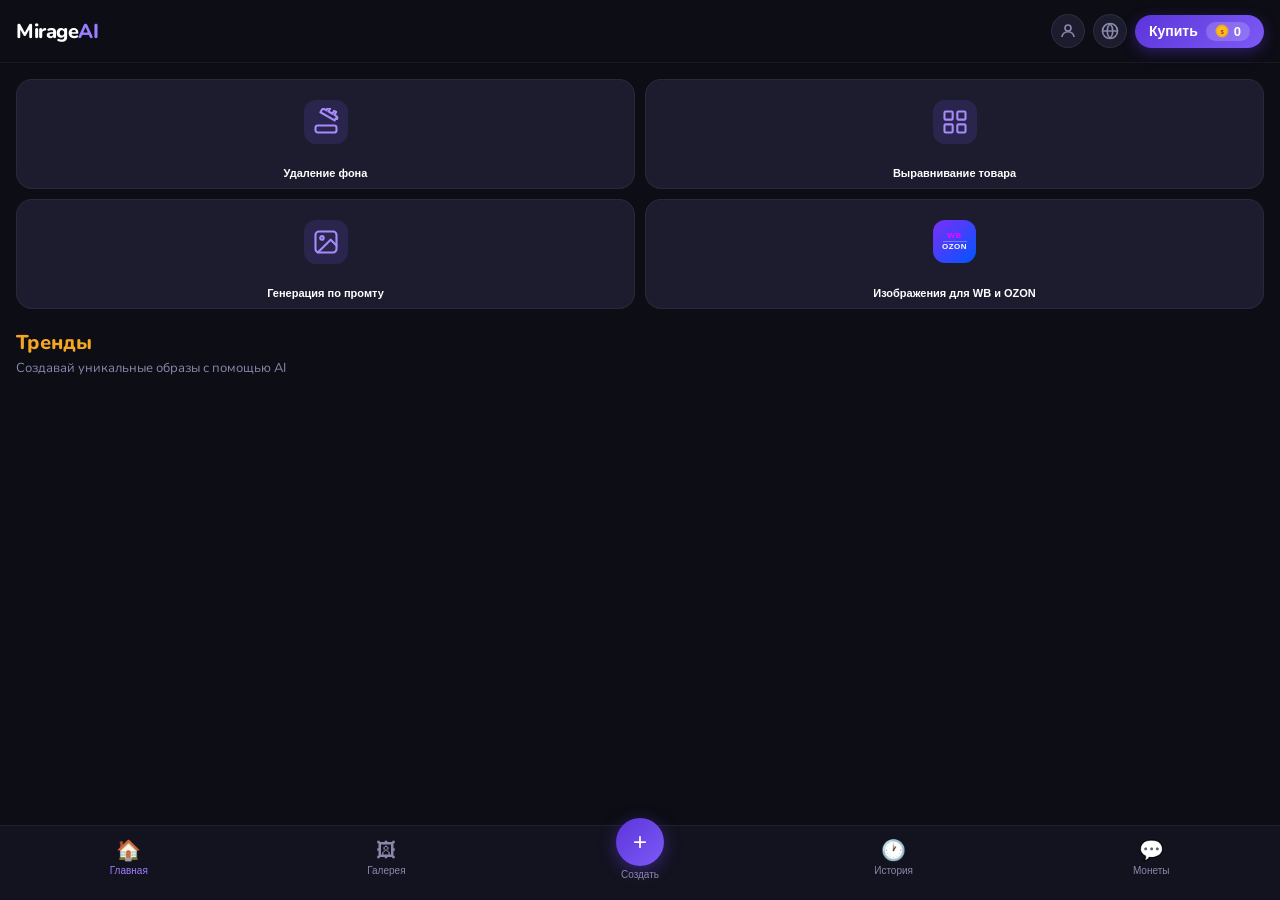
<file: webapp/index.html>
<!DOCTYPE html>
<html lang="ru">
<head>
    <meta charset="UTF-8">
    <meta name="viewport" content="width=device-width, initial-scale=1.0, maximum-scale=1.0, user-scalable=no">
    <meta http-equiv="Cache-Control" content="no-cache, no-store, must-revalidate">
    <meta http-equiv="Pragma" content="no-cache">
    <meta http-equiv="Expires" content="0">
    <title>Mirage AI</title>
    <script>
        (function(){
            var V='9';
            var k='_mv_'+V;
            if(!sessionStorage.getItem(k)){
                sessionStorage.setItem(k,'1');
                location.reload(true);
            }
        })();
    </script>
    <script src="https://telegram.org/js/telegram-web-app.js"></script>
    <link href="https://fonts.googleapis.com/css2?family=Nunito:wght@400;600;700;800;900&family=Oswald:wght@600;700&family=Bebas+Neue&display=swap" rel="stylesheet">
    <link rel="stylesheet" href="css/style.css?v=5">
</head>
<body>

    <!-- Шапка -->
    <header class="header">
        <div class="logo">Mirage<span>AI</span></div>
        <div class="header-actions">
            <button class="header-icon-btn" onclick="showProfile()" title="Профиль">
                <svg width="18" height="18" viewBox="0 0 24 24" fill="none" stroke="currentColor" stroke-width="2.2">
                    <circle cx="12" cy="8" r="4"/>
                    <path d="M4 20c0-4 3.6-7 8-7s8 3 8 7"/>
                </svg>
            </button>
            <button class="header-icon-btn" onclick="showLanguage()" title="Язык">
                <svg width="18" height="18" viewBox="0 0 24 24" fill="none" stroke="currentColor" stroke-width="2.2">
                    <circle cx="12" cy="12" r="10"/>
                    <path d="M2 12h20M12 2a15 15 0 0 1 0 20M12 2a15 15 0 0 0 0 20"/>
                </svg>
            </button>
            <button class="buy-btn" onclick="showBuy()">
                Купить
                <span class="buy-btn-coins">
                    <svg width="14" height="14" viewBox="0 0 24 24"><circle cx="12" cy="12" r="11" fill="#f5a623"/><circle cx="12" cy="12" r="8" fill="#fbbf24"/><text x="12" y="16.5" text-anchor="middle" font-size="10" font-weight="bold" fill="#92400e">$</text></svg>
                    <span id="coins-count">0</span>
                </span>
            </button>
        </div>
    </header>

    <!-- Главная -->
    <div id="screen-home" class="screen active">
        <!-- Инструменты -->
        <div class="tools-row">
            <!-- Удаление фона -->
            <button class="tool-btn-large" onclick="tg.showAlert('Скоро!')">
                <div class="tool-icon" style="display:flex;align-items:center;justify-content:center;">
                    <svg width="28" height="28" viewBox="0 0 24 24" fill="none" stroke="#a78bfa" stroke-width="1.8" stroke-linecap="round" stroke-linejoin="round">
                        <path d="M20.37 8.91l-1 1.73-12.13-7 1-1.73a2 2 0 0 1 2.73-.73l1.34.77 1.45-2.51 1.73 1-1.45 2.51 3.46 2 1.45-2.52 1.72 1-1.45 2.51 1.34.77a2 2 0 0 1 .81 2.67z"/>
                        <path d="M5 21a2 2 0 0 1-2-2v-2a2 2 0 0 1 2-2h14a2 2 0 0 1 2 2v2a2 2 0 0 1-2 2z"/>
                    </svg>
                </div>
                <span class="tool-label">Удаление фона</span>
            </button>
            <!-- Выравнивание товара -->
            <button class="tool-btn-large" onclick="tg.showAlert('Скоро!')">
                <div class="tool-icon" style="display:flex;align-items:center;justify-content:center;">
                    <svg width="28" height="28" viewBox="0 0 24 24" fill="none" stroke="#a78bfa" stroke-width="1.8" stroke-linecap="round" stroke-linejoin="round">
                        <rect x="3" y="3" width="7" height="7" rx="1"/>
                        <rect x="14" y="3" width="7" height="7" rx="1"/>
                        <rect x="3" y="14" width="7" height="7" rx="1"/>
                        <rect x="14" y="14" width="7" height="7" rx="1"/>
                    </svg>
                </div>
                <span class="tool-label">Выравнивание товара</span>
            </button>
            <!-- Генерация по промту -->
            <button class="tool-btn-large" onclick="selectTool('image')">
                <div class="tool-icon" style="display:flex;align-items:center;justify-content:center;">
                    <svg width="28" height="28" viewBox="0 0 24 24" fill="none" stroke="#a78bfa" stroke-width="1.8" stroke-linecap="round" stroke-linejoin="round">
                        <rect x="3" y="3" width="18" height="18" rx="3"/>
                        <circle cx="8.5" cy="8.5" r="1.5"/>
                        <path d="M21 15l-5-5L5 21"/>
                    </svg>
                </div>
                <span class="tool-label">Генерация по промту</span>
            </button>
            <!-- Изображения для WB и OZON -->
            <button class="tool-btn-large" onclick="selectTool('marketplace')">
                <div class="tool-icon" style="background:linear-gradient(135deg,#7b2ff7,#0055ff);display:flex;flex-direction:column;align-items:center;justify-content:center;width:43px;height:43px;border-radius:12px;gap:1px;">
                    <span style="font-size:8px;font-weight:900;color:#ff00ff;letter-spacing:0.5px;line-height:1;">WB</span>
                    <span style="width:24px;height:1px;background:rgba(255,255,255,0.3);"></span>
                    <span style="font-size:8px;font-weight:900;color:#ffffff;letter-spacing:0.5px;line-height:1;">OZON</span>
                </div>
                <span class="tool-label">Изображения для WB и OZON</span>
            </button>
        </div>

        <!-- Тренды -->
        <div class="trends-header">
            <div class="trends-title">Тренды</div>
            <div class="trends-subtitle">Создавай уникальные образы с помощью AI</div>
        </div>
        <div class="templates-grid" id="templates-grid"></div>
    </div>

    <!-- Фото по промту -->
    <div id="screen-image-prompt" class="screen">
        <button class="back-btn" onclick="showHome()">← Назад</button>
        <div style="padding:0 16px;">
            <div style="font-size:20px;font-weight:700;color:#fff;margin-bottom:6px;">Генерация изображения по промту</div>
            <div style="font-size:13px;color:#aaa;margin-bottom:20px;">Загрузи фото-референс и опиши что хочешь сгенерировать</div>

            <!-- Upload -->
            <div class="upload-area" id="gi-upload-area" onclick="document.getElementById('gi-photo-input').click()" style="margin-bottom:14px;min-height:140px;">
                <div class="upload-icon">📷</div>
                <div class="upload-text">Нажми чтобы загрузить фото</div>
                <input type="file" id="gi-photo-input" accept="image/*" style="display:none" onchange="giHandlePhoto(this)">
            </div>
            <div id="gi-preview-wrap" style="display:none;margin-bottom:14px;position:relative;">
                <img id="gi-preview" style="width:100%;border-radius:14px;max-height:280px;object-fit:cover;" alt="preview">
                <button onclick="giClearPhoto()" style="position:absolute;top:8px;right:8px;background:rgba(0,0,0,0.6);border:none;color:#fff;border-radius:50%;width:28px;height:28px;font-size:14px;cursor:pointer;">✕</button>
            </div>

            <!-- Prompt -->
            <textarea id="gi-prompt" placeholder="Опиши что хочешь получить... например: сделай фон белым, добавь закат за окном, измени цвет платья на красный" style="width:100%;box-sizing:border-box;background:#1e1e2e;border:1px solid #333;border-radius:14px;color:#fff;font-size:14px;padding:14px;min-height:100px;resize:none;font-family:inherit;outline:none;margin-bottom:14px;" oninput="giCheckReady()"></textarea>

            <!-- Соотношение сторон -->
            <div style="margin-bottom:16px;">
                <div style="font-size:13px;color:#aaa;margin-bottom:10px;">Соотношение сторон</div>
                <div style="display:flex;flex-wrap:wrap;gap:8px;" id="gi-ratio-group">
                    <button class="gi-ratio-btn gi-ratio-active" onclick="giSetRatio(this,'1:1')">1:1</button>
                    <button class="gi-ratio-btn" onclick="giSetRatio(this,'2:3')">2:3</button>
                    <button class="gi-ratio-btn" onclick="giSetRatio(this,'3:2')">3:2</button>
                    <button class="gi-ratio-btn" onclick="giSetRatio(this,'3:4')">3:4</button>
                    <button class="gi-ratio-btn" onclick="giSetRatio(this,'4:3')">4:3</button>
                    <button class="gi-ratio-btn" onclick="giSetRatio(this,'4:5')">4:5</button>
                    <button class="gi-ratio-btn" onclick="giSetRatio(this,'5:4')">5:4</button>
                    <button class="gi-ratio-btn" onclick="giSetRatio(this,'9:16')">9:16</button>
                    <button class="gi-ratio-btn" onclick="giSetRatio(this,'16:9')">16:9</button>
                    <button class="gi-ratio-btn" onclick="giSetRatio(this,'21:9')">21:9</button>
                </div>
            </div>

            <!-- Сила влияния референса -->
            <div style="margin-bottom:16px;">
                <div style="display:flex;justify-content:space-between;align-items:center;margin-bottom:8px;">
                    <div style="font-size:13px;color:#aaa;">Влияние референса</div>
                    <div id="gi-strength-val" style="font-size:13px;color:#a78bfa;font-weight:700;">15%</div>
                </div>
                <input type="range" id="gi-strength" min="5" max="60" value="15" step="5"
                    oninput="giUpdateStrength(this.value)"
                    style="width:100%;accent-color:#7b2ff7;cursor:pointer;">
                <div id="gi-strength-hint" style="font-size:12px;color:#777;margin-top:6px;line-height:1.4;">
                    🎨 Модель свободно интерпретирует фото — результат может сильно отличаться
                </div>
            </div>

            <!-- Button -->
            <button id="gi-generate-btn" onclick="giGenerate()" disabled style="width:100%;padding:16px;border:none;border-radius:14px;background:linear-gradient(135deg,#7b2ff7,#0055ff);color:#fff;font-size:16px;font-weight:700;cursor:pointer;opacity:0.4;transition:opacity .2s;">
                ⚡ Генерировать
            </button>

            <!-- Result -->
            <div id="gi-result" style="display:none;margin-top:20px;">
                <div style="font-size:14px;color:#aaa;margin-bottom:8px;">Результат:</div>
                <img id="gi-result-img" style="width:100%;border-radius:14px;" alt="result">
                <button onclick="giDownload()" style="width:100%;margin-top:10px;padding:13px;border:1px solid #7b2ff7;border-radius:14px;background:transparent;color:#a78bfa;font-size:14px;font-weight:600;cursor:pointer;">
                    ⬇ Сохранить изображение
                </button>
            </div>
        </div>
    </div>

    <!-- Загрузка фото -->
    <div id="screen-upload" class="screen">
        <button class="back-btn" onclick="showHome()">← Назад</button>
        <div class="selected-template" id="selected-template-info"></div>
        <div class="upload-area" id="upload-area">
            <div class="upload-icon">📷</div>
            <div class="upload-text">Нажми чтобы загрузить фото</div>
            <div class="upload-hint">Лучше фото лица анфас</div>
            <input type="file" id="photo-input" accept="image/*" style="display:none">
        </div>
        <div id="preview-container" style="display:none">
            <img id="photo-preview" class="photo-preview" alt="Preview">
            <button class="change-photo-btn" onclick="changePhoto()">Изменить фото</button>
        </div>
        <button class="generate-btn" id="generate-btn" onclick="generate()" disabled>
            ⚡ Создать образ
            <span class="generate-price" id="generate-price"></span>
        </button>
    </div>

    <!-- Загрузка / генерация -->
    <div id="screen-loading" class="screen">
        <div class="loading-container">
            <!-- AI Eye Loader -->
            <div class="ai-eye-loader">
                <div class="ai-eye-ring ai-eye-ring-1"></div>
                <div class="ai-eye-ring ai-eye-ring-2"></div>
                <div class="ai-eye-ring ai-eye-ring-3"></div>
                <div class="ai-eye-body">
                    <div class="ai-eye-iris">
                        <div class="ai-eye-pupil">
                            <div class="ai-eye-scan-beam"></div>
                        </div>
                        <div class="ai-eye-glint"></div>
                    </div>
                </div>
            </div>
            <div class="loading-title">Создаю твой образ...</div>
            <div class="loading-bar-wrap" style="margin-top:8px">
                <div class="loading-bar-fill" id="loading-bar-fill"></div>
            </div>
            <div class="loading-bar-percent" id="loading-percent">0%</div>
            <div class="loading-steps">
                <div class="step" id="step-1">🔍 Анализирую фото</div>
                <div class="step" id="step-2">🎨 Применяю стиль</div>
                <div class="step" id="step-3">✨ Финальная обработка</div>
            </div>
        </div>
    </div>

    <!-- Результат генерации -->
    <div id="screen-result" class="screen">
        <div class="result-container">
            <div class="result-title">✨ Готово!</div>
            <img id="result-image" class="result-image" alt="Result">
            <div class="result-actions">
                <button class="result-btn result-btn-share" onclick="sendToChat()">
                    <svg width="18" height="18" viewBox="0 0 24 24" fill="none" stroke="currentColor" stroke-width="2"><path d="M22 2L11 13"/><path d="M22 2L15 22 11 13 2 9l20-7z"/></svg>
                    Отправить в чат
                </button>
                <button class="result-btn result-btn-download" onclick="downloadResult()">
                    <svg width="18" height="18" viewBox="0 0 24 24" fill="none" stroke="currentColor" stroke-width="2"><path d="M21 15v4a2 2 0 0 1-2 2H5a2 2 0 0 1-2-2v-4"/><polyline points="7 10 12 15 17 10"/><line x1="12" y1="15" x2="12" y2="3"/></svg>
                    Скачать
                </button>
                <button class="result-btn result-btn-forward" onclick="forwardResult()">
                    <svg width="18" height="18" viewBox="0 0 24 24" fill="none" stroke="currentColor" stroke-width="2"><path d="M4 12v8a2 2 0 0 0 2 2h12a2 2 0 0 0 2-2v-8"/><polyline points="16 6 12 2 8 6"/><line x1="12" y1="2" x2="12" y2="15"/></svg>
                    Поделиться
                </button>
                <button class="result-btn result-btn-new" onclick="showHome()">
                    <svg width="18" height="18" viewBox="0 0 24 24" fill="none" stroke="currentColor" stroke-width="2"><line x1="12" y1="5" x2="12" y2="19"/><line x1="5" y1="12" x2="19" y2="12"/></svg>
                    Создать ещё
                </button>
            </div>
        </div>
    </div>

    <!-- Карточки WB и Ozon -->
    <div id="screen-marketplace" class="screen">
        <button class="back-btn" onclick="showHome()">← Назад</button>
        <div class="page-header">Карточки WB и Ozon</div>

        <!-- Единая загрузка фото -->
        <div class="mp-section">
            <div class="mp-section-num">01</div>
            <div class="mp-section-title">Фото товара</div>
        </div>
        <div class="mp-upload-area" id="mp-upload-area" onclick="document.getElementById('mp-photo-input').click()">
            <div class="mp-upload-icon">📦</div>
            <div class="mp-upload-text">Нажми чтобы загрузить фото товара</div>
            <div class="mp-upload-hint">Лучше на белом или прозрачном фоне</div>
            <input type="file" id="mp-photo-input" accept="image/*" style="display:none" onchange="mpHandlePhoto(this)">
        </div>
        <div id="mp-preview-container" style="display:none;padding:0 16px;">
            <img id="mp-photo-preview" style="width:100%;border-radius:14px;max-height:200px;object-fit:cover;">
            <button class="change-photo-btn" onclick="document.getElementById('mp-photo-input').click()">Изменить фото</button>
        </div>

        <!-- Общие поля: Название + Категория -->
        <div id="mp-card-base-fields" class="mp-analysis-cell" style="display:none;">
            <div class="mp-section" style="margin-top:16px;">
                <div class="mp-section-num">02</div>
                <div class="mp-section-title">Товар</div>
            </div>
            <div id="mp-analysis-loading" class="mp-analysis-loading">
                <div class="mp-analysis-spinner"></div>
                <span>Определяю товар...</span>
            </div>
            <div id="mp-analysis-result" class="mp-analysis-result" style="display:none;">
                <input id="mp-card-name" class="mp-input" type="text" placeholder="Название товара" maxlength="25">
                <select id="mp-card-category" class="mp-select" onchange="mpCategoryChange(this.value)">
                    <option value="">Категория</option>
                    <option value="clothing">👕 Одежда</option>
                    <option value="footwear">👟 Обувь</option>
                    <option value="accessories">👜 Аксессуары</option>
                    <option value="food">🍽 Еда и напитки</option>
                    <option value="beauty">💄 Косметика и уход</option>
                    <option value="gadgets">📱 Гаджеты и техника</option>
                    <option value="home">🏠 Дом и мебель</option>
                    <option value="other">📦 Прочее</option>
                </select>
            </div>
        </div>

        <!-- Табы -->
        <div class="mp-tabs" style="margin-top:20px;">
            <button class="mp-tab active" id="tab-photo" onclick="mpSwitchTab('photo')">📷 Фото</button>
            <button class="mp-tab" id="tab-card" onclick="mpSwitchTab('card')">🏷 Карточка</button>
        </div>

        <!-- Контент таба Фото -->
        <div id="mp-tab-photo">

        <div class="mp-section" style="margin-top:20px;">
            <div class="mp-section-num">03</div>
            <div class="mp-section-title">Как показать товар?</div>
        </div>

        <div class="mp-styles">
            <div class="mp-style-card selected" id="mp-style-model" onclick="mpSelectStyle('model', this)">
                <div class="mp-style-icon">👗</div>
                <div class="mp-style-name">На модели</div>
                <div class="mp-style-desc">носимый контекст</div>
            </div>
            <div class="mp-style-card" id="mp-style-store" onclick="mpSelectStyle('store', this)">
                <div class="mp-style-icon">🛍</div>
                <div class="mp-style-name">Как в магазине</div>
                <div class="mp-style-desc">на вешалке / подставке</div>
            </div>
            <div class="mp-style-card" id="mp-style-flat" onclick="mpSelectStyle('flat', this)">
                <div class="mp-style-icon">📐</div>
                <div class="mp-style-name">Раскладка сверху</div>
                <div class="mp-style-desc">вид строго сверху</div>
            </div>
            <div class="mp-style-card" id="mp-style-studio" onclick="mpSelectStyle('studio', this)">
                <div class="mp-style-icon">📸</div>
                <div class="mp-style-name">Каталог (студийно)</div>
                <div class="mp-style-desc">нейтральный фон</div>
            </div>
        </div>

        <!-- Ракурс — только для "На модели" -->
        <div id="mp-model-direction" style="display:block; padding: 0 16px; margin-top: 4px; margin-bottom: 4px;">
            <div style="font-size:12px; color:#888; margin-bottom:8px; font-weight:600; letter-spacing:0.5px;">РАКУРС</div>
            <div style="display:flex; gap:10px;">
                <button class="mp-dir-btn selected" id="mp-dir-front" onclick="mpSelectDirection('front', this)">
                    👤 Спереди
                </button>
                <button class="mp-dir-btn" id="mp-dir-back" onclick="mpSelectDirection('back', this)">
                    🔄 Сзади
                </button>
            </div>
        </div>

        <div class="mp-section" style="margin-top:20px;">
            <div class="mp-section-num">04</div>
            <div class="mp-section-title">Пожелания</div>
        </div>
        <div style="padding:0 16px;">
            <textarea id="mp-wishes" class="mp-textarea" placeholder="Например: мягкий свет, минимализм, нейтральный фон..." maxlength="500"></textarea>
        </div>

        <div style="padding:16px;">
            <button class="generate-btn" id="mp-generate-btn" onclick="mpGenerate()" disabled>
                ⚡ Создать фото
                <span class="generate-price">🪙 20</span>
            </button>
        </div>

        </div><!-- конец mp-tab-photo -->

        <!-- Контент таба Карточка -->
        <div id="mp-tab-card" style="display:none">

            <!-- Переключатель С текстом / Без текста -->
            <div id="mp-text-toggle-wrap" style="display:none;padding:0 16px 12px;">
                <div class="mp-text-toggle">
                    <button class="mp-tt-btn active" id="mp-tt-with" onclick="mpSetTextMode(true)">📝 С текстом</button>
                    <button class="mp-tt-btn" id="mp-tt-without" onclick="mpSetTextMode(false)">🖼 Без текста</button>
                </div>
            </div>

            <!-- Описание — только для режима "С текстом" -->
            <div id="mp-card-analysis-cell" class="mp-analysis-cell" style="display:none;">
                <div class="mp-desc-section" style="padding:14px;">
                    <div class="mp-desc-header">
                        <span class="mp-desc-label">Описание</span>
                        <button class="mp-ai-idea-btn" id="mp-ai-idea-btn" onclick="mpCardAiIdea()">✦ AI идея</button>
                    </div>
                    <textarea id="mp-card-description" class="mp-textarea" placeholder="Опиши товар — что хочешь написать на карточке..." rows="3"></textarea>
                </div>
            </div>

            <!-- Скрытые поля для генерации -->
            <input id="mp-card-subtitle" type="hidden" value="">
            <input id="mp-card-badge" type="hidden" value="">
            <input id="mp-card-feat1" type="hidden" value="">
            <input id="mp-card-feat2" type="hidden" value="">
            <input id="mp-card-feat3" type="hidden" value="">

            <div style="padding:16px;">
                <button class="generate-btn" id="mp-card-generate-btn" onclick="mpCardGenerate()" disabled>
                    ⚡ Создать карточку
                    <span class="generate-price">🪙 20</span>
                </button>
            </div>

        </div>

    </div>

    <!-- Нижняя навигация -->
    <nav class="bottom-nav">
        <button class="nav-btn active" onclick="showHome()" id="nav-home">
            <span class="nav-icon">🏠</span>
            <span class="nav-label">Главная</span>
        </button>
        <button class="nav-btn" onclick="showGallery()" id="nav-gallery">
            <span class="nav-icon">🖼</span>
            <span class="nav-label">Галерея</span>
        </button>
        <button class="nav-btn-center" onclick="showHome()">
            <div class="nav-center-circle">+</div>
            <span class="nav-center-label">Создать</span>
        </button>
        <button class="nav-btn" onclick="showHistory()" id="nav-history">
            <span class="nav-icon">🕐</span>
            <span class="nav-label">История</span>
        </button>
        <button class="nav-btn" onclick="showBuy()" id="nav-buy">
            <span class="nav-icon">💬</span>
            <span class="nav-label">Монеты</span>
        </button>
    </nav>

    <!-- Модальное окно языка -->
    <div id="lang-modal" class="modal-overlay" style="display:none" onclick="closeLangModal(event)">
        <div class="modal-sheet">
            <div class="modal-title">Язык интерфейса</div>
            <button class="lang-option active" onclick="setLang('ru')">🇷🇺 &nbsp; Русский</button>
            <button class="lang-option" onclick="setLang('en')">🇬🇧 &nbsp; English</button>
            <button class="lang-option" onclick="setLang('uz')">🇺🇿 &nbsp; O'zbekcha</button>
            <button class="modal-close" onclick="closeLangModal()">Отмена</button>
        </div>
    </div>

    <script src="js/templates.js?v=202605160204"></script>
    <script src="js/app.js?v=202605170006"></script>
</body>
</html>
</file>
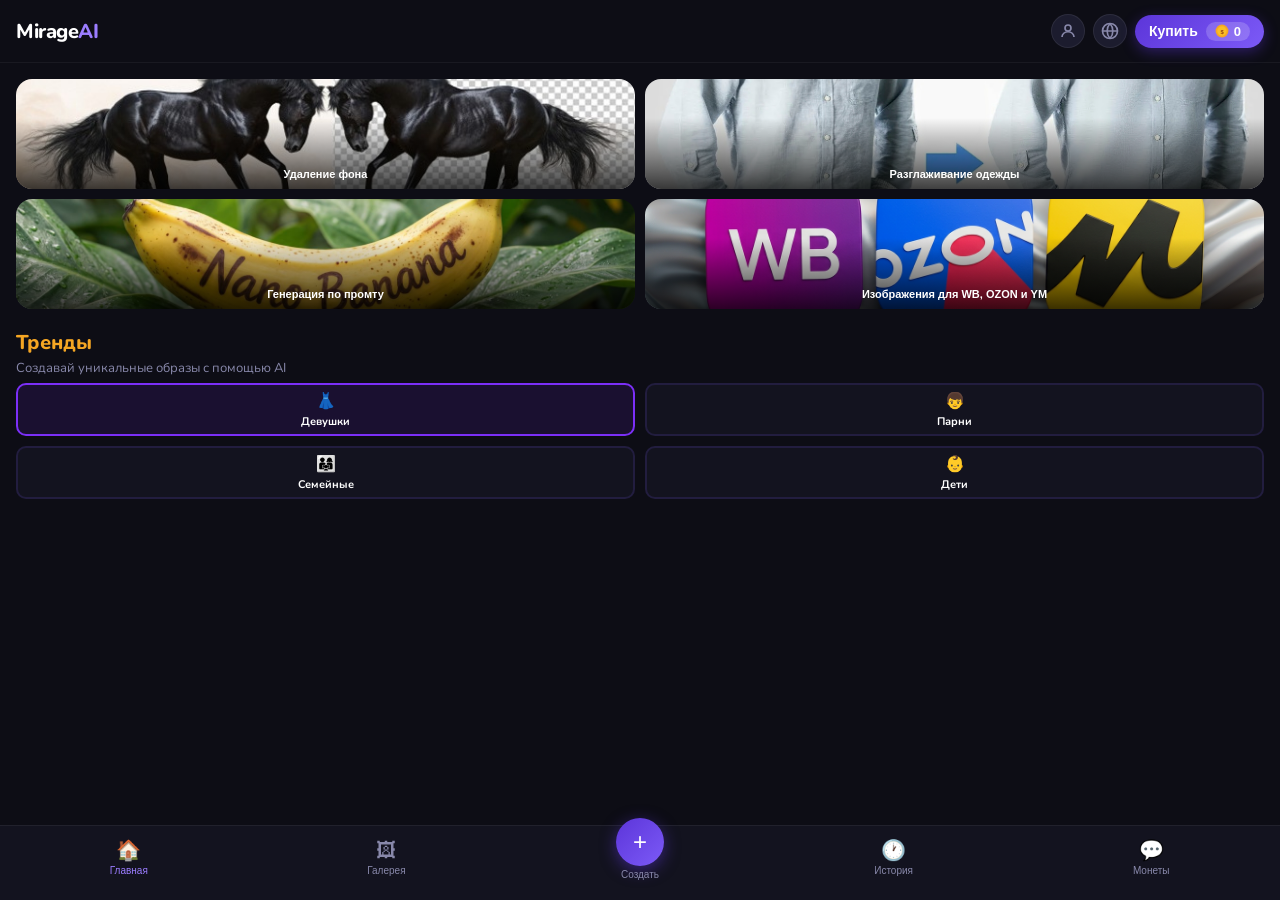
<file: webapp/app.html>
<!DOCTYPE html>
<html lang="ru">
<head>
    <meta charset="UTF-8">
    <meta name="viewport" content="width=device-width, initial-scale=1.0, maximum-scale=1.0, user-scalable=no">
    <meta http-equiv="Cache-Control" content="no-cache, no-store, must-revalidate">
    <meta http-equiv="Pragma" content="no-cache">
    <meta http-equiv="Expires" content="0">
    <title>Mirage AI</title>
    <script>
        (function(){
            var V='9';
            var k='_mv_'+V;
            if(!sessionStorage.getItem(k)){
                sessionStorage.setItem(k,'1');
                location.reload(true);
            }
        })();
    </script>
    <script src="https://telegram.org/js/telegram-web-app.js"></script>
    <link href="https://fonts.googleapis.com/css2?family=Nunito:wght@400;600;700;800;900&family=Oswald:wght@600;700&family=Bebas+Neue&display=swap" rel="stylesheet">
    <link rel="stylesheet" href="css/style.css?v=13">
</head>
<body>

    <!-- Шапка -->
    <header class="header">
        <div class="logo">Mirage<span>AI</span></div>
        <div class="header-actions">
            <button class="header-icon-btn" onclick="showProfile()" title="Профиль">
                <svg width="18" height="18" viewBox="0 0 24 24" fill="none" stroke="currentColor" stroke-width="2.2">
                    <circle cx="12" cy="8" r="4"/>
                    <path d="M4 20c0-4 3.6-7 8-7s8 3 8 7"/>
                </svg>
            </button>
            <button class="header-icon-btn" onclick="showLanguage()" title="Язык">
                <svg width="18" height="18" viewBox="0 0 24 24" fill="none" stroke="currentColor" stroke-width="2.2">
                    <circle cx="12" cy="12" r="10"/>
                    <path d="M2 12h20M12 2a15 15 0 0 1 0 20M12 2a15 15 0 0 0 0 20"/>
                </svg>
            </button>
            <button class="buy-btn" onclick="showBuy()">
                Купить
                <span class="buy-btn-coins">
                    <svg width="14" height="14" viewBox="0 0 24 24"><circle cx="12" cy="12" r="11" fill="#f5a623"/><circle cx="12" cy="12" r="8" fill="#fbbf24"/><text x="12" y="16.5" text-anchor="middle" font-size="10" font-weight="bold" fill="#92400e">$</text></svg>
                    <span id="coins-count">0</span>
                </span>
            </button>
        </div>
    </header>

    <!-- Главная -->
    <div id="screen-home" class="screen active">
        <!-- Инструменты -->
        <div class="tools-row">
            <!-- Удаление фона -->
            <button class="tool-btn-large tool-btn-photo" onclick="showRemoveBg()" style="background-image:url('img/tool_bg.jpg');">
                <div class="tool-btn-photo-grad"></div>
                <span class="tool-label" style="position:relative;z-index:1;color:#fff;">Удаление фона</span>
            </button>
            <!-- Разглаживание одежды -->
            <button class="tool-btn-large tool-btn-photo" onclick="showSmoothing()" style="background-image:url('img/tool_iron.jpg');">
                <div class="tool-btn-photo-grad"></div>
                <span class="tool-label" style="position:relative;z-index:1;color:#fff;">Разглаживание одежды</span>
            </button>
            <!-- Генерация по промту -->
            <button class="tool-btn-large tool-btn-photo" onclick="selectTool('image')" style="background-image:url('img/tool_prompt.jpg');">
                <div class="tool-btn-photo-grad"></div>
                <span class="tool-label" style="position:relative;z-index:1;color:#fff;">Генерация по промту</span>
            </button>
            <!-- Изображения для WB, OZON и YM -->
            <button class="tool-btn-large tool-btn-photo" onclick="selectTool('marketplace')" style="background-image:url('img/tool_wb.png');">
                <div class="tool-btn-photo-grad"></div>
                <span class="tool-label" style="position:relative;z-index:1;color:#fff;">Изображения для WB, OZON и YM</span>
            </button>
        </div>

        <!-- Тренды -->
        <div class="trends-header">
            <div class="trends-title">Тренды</div>
            <div class="trends-subtitle">Создавай уникальные образы с помощью AI</div>
        </div>

        <!-- Категории -->
        <div class="category-grid">
            <div class="category-tile active" id="cat-girls" onclick="selectCategory('girls')">
                <div class="category-tile-icon">👗</div>
                <div class="category-tile-name">Девушки</div>
            </div>
            <div class="category-tile" id="cat-guys" onclick="selectCategory('guys')">
                <div class="category-tile-icon">👦</div>
                <div class="category-tile-name">Парни</div>
            </div>
            <div class="category-tile" id="cat-family" onclick="selectCategory('family')">
                <div class="category-tile-icon">👨‍👩‍👧</div>
                <div class="category-tile-name">Семейные</div>
            </div>
            <div class="category-tile" id="cat-kids" onclick="selectCategory('kids')">
                <div class="category-tile-icon">👶</div>
                <div class="category-tile-name">Дети</div>
            </div>
        </div>

        <div class="templates-grid" id="templates-grid"></div>
    </div>

    <!-- Удаление фона -->
    <div id="screen-remove-bg" class="screen">
        <button class="back-btn" onclick="showHome()">← Назад</button>
        <div style="padding:0 16px;">
            <div style="font-size:20px;font-weight:700;color:#fff;margin-bottom:6px;">Удаление фона</div>
            <div style="font-size:13px;color:#aaa;margin-bottom:20px;">Загрузи фото — нейросеть удалит фон автоматически</div>

            <!-- Upload -->
            <div class="upload-area" id="rb-upload-area" onclick="document.getElementById('rb-photo-input').click()" style="margin-bottom:14px;min-height:140px;">
                <div class="upload-icon">📷</div>
                <div class="upload-text">Нажми чтобы загрузить фото</div>
                <input type="file" id="rb-photo-input" accept="image/*" style="display:none" onchange="rbHandlePhoto(this)">
            </div>
            <div id="rb-preview-wrap" style="display:none;margin-bottom:14px;position:relative;">
                <img id="rb-preview" style="width:100%;border-radius:14px;max-height:300px;object-fit:cover;" alt="preview">
                <button onclick="rbClearPhoto()" style="position:absolute;top:8px;right:8px;background:rgba(0,0,0,0.6);border:none;color:#fff;border-radius:50%;width:28px;height:28px;font-size:14px;cursor:pointer;">✕</button>
            </div>

            <!-- Button -->
            <button id="rb-generate-btn" onclick="rbGenerate()" disabled style="width:100%;padding:16px;border:none;border-radius:14px;background:linear-gradient(135deg,#7b2ff7,#0055ff);color:#fff;font-size:16px;font-weight:700;cursor:pointer;opacity:0.4;transition:opacity .2s;">
                ✂️ Удалить фон
            </button>

            <!-- Result -->
            <div id="rb-result" style="display:none;margin-top:20px;">
                <div style="font-size:14px;color:#aaa;margin-bottom:8px;">Результат:</div>
                <img id="rb-result-img" style="width:100%;border-radius:14px;background:repeating-conic-gradient(#333 0% 25%, #222 0% 50%) 0 0 / 20px 20px;" alt="result">
                <div style="display:flex;gap:8px;margin-top:10px;flex-wrap:wrap;">
                    <button onclick="rbDownload()" style="flex:1;padding:13px;border:1px solid #7b2ff7;border-radius:14px;background:transparent;color:#a78bfa;font-size:14px;font-weight:600;cursor:pointer;">
                        ⬇ Скачать
                    </button>
                    <button onclick="rbSendToChat()" style="flex:1;padding:13px;border:1px solid #7b2ff7;border-radius:14px;background:transparent;color:#a78bfa;font-size:14px;font-weight:600;cursor:pointer;">
                        ✈ В чат
                    </button>
                    <button onclick="rbShare()" style="flex:1;padding:13px;border:1px solid #7b2ff7;border-radius:14px;background:transparent;color:#a78bfa;font-size:14px;font-weight:600;cursor:pointer;">
                        ↗ Поделиться
                    </button>
                </div>
            </div>
        </div>
    </div>

    <!-- Разглаживание одежды -->
    <div id="screen-smooth" class="screen">
        <button class="back-btn" onclick="showHome()">← Назад</button>
        <div style="padding:0 16px;">
            <div style="font-size:20px;font-weight:700;color:#fff;margin-bottom:6px;">Разглаживание одежды</div>
            <div style="font-size:13px;color:#aaa;margin-bottom:20px;">Загрузи фото мятого товара — нейросеть разгладит складки и морщины</div>

            <!-- Upload -->
            <div class="upload-area" id="sm-upload-area" onclick="document.getElementById('sm-photo-input').click()" style="margin-bottom:14px;min-height:140px;">
                <div class="upload-icon">👕</div>
                <div class="upload-text">Нажми чтобы загрузить фото</div>
                <input type="file" id="sm-photo-input" accept="image/*" style="display:none" onchange="smHandlePhoto(this)">
            </div>
            <div id="sm-preview-wrap" style="display:none;margin-bottom:14px;position:relative;">
                <img id="sm-preview" style="width:100%;border-radius:14px;max-height:300px;object-fit:cover;" alt="preview">
                <button onclick="smClearPhoto()" style="position:absolute;top:8px;right:8px;background:rgba(0,0,0,0.6);border:none;color:#fff;border-radius:50%;width:28px;height:28px;font-size:14px;cursor:pointer;">✕</button>
            </div>

            <!-- Button -->
            <button id="sm-generate-btn" onclick="smGenerate()" disabled style="width:100%;padding:16px;border:none;border-radius:14px;background:linear-gradient(135deg,#7b2ff7,#0055ff);color:#fff;font-size:16px;font-weight:700;cursor:pointer;opacity:0.4;transition:opacity .2s;">
                👕 Разгладить
            </button>
        </div>
    </div>

    <!-- Генерация по промту — многошаговый флоу -->
    <div id="screen-image-prompt" class="screen">
        <button class="back-btn" id="gi-back-btn" onclick="giGoBack()">← Назад</button>
        <div style="padding:0 16px 24px;">

            <!-- ШАГ 1: Выбор режима -->
            <div id="gi-step-1">
                <div style="font-size:20px;font-weight:700;color:#fff;margin-bottom:6px;">Генерация изображения</div>
                <div style="font-size:13px;color:#aaa;margin-bottom:24px;">Выберите режим генерации</div>

                <div class="gi-mode-card" onclick="giSelectMode('prompt')">
                    <div style="font-size:36px;margin-bottom:12px;">✍️</div>
                    <div style="font-size:17px;font-weight:700;color:#fff;margin-bottom:6px;">Только промт</div>
                    <div style="font-size:13px;color:#aaa;line-height:1.5;">Опиши что хочешь — нейросеть создаст изображение с нуля</div>
                </div>

                <div class="gi-mode-card" onclick="giSelectMode('photo')" style="margin-top:12px;">
                    <div style="font-size:36px;margin-bottom:12px;">🖼️</div>
                    <div style="font-size:17px;font-weight:700;color:#fff;margin-bottom:6px;">Промт + фото</div>
                    <div style="font-size:13px;color:#aaa;line-height:1.5;">Загрузи своё фото и опиши что изменить или как стилизовать</div>
                </div>
            </div>

            <!-- ШАГ 2: Выбор модели -->
            <div id="gi-step-2" style="display:none;">
                <div style="font-size:20px;font-weight:700;color:#fff;margin-bottom:6px;">Выбери нейросеть</div>
                <div style="font-size:13px;color:#aaa;margin-bottom:20px;">Каждая модель имеет свой стиль и особенности</div>

                <div class="gi-model-card" onclick="giSelectModel('nano-banana','⚡','Nano Banana 2')">
                    <div class="gi-model-icon">⚡</div>
                    <div>
                        <div class="gi-model-name">Nano Banana 2</div>
                        <div class="gi-model-desc">Быстрая генерация на базе Google Gemini. Подходит для всего — портреты, пейзажи, арт. Лучший выбор если не знаешь что выбрать.</div>
                    </div>
                </div>

                <div class="gi-model-card" onclick="giSelectModel('nano-banana-pro','🚀','Nano Banana Pro')">
                    <div class="gi-model-icon">🚀</div>
                    <div>
                        <div class="gi-model-name">Nano Banana Pro</div>
                        <div class="gi-model-desc">Топовая Pro-версия Google Gemini. Максимальное качество и детализация. Лучший результат для сложных запросов.</div>
                    </div>
                </div>

                <div class="gi-model-card" onclick="giSelectModel('flux-pro','💎','Flux 1.1 Pro')">
                    <div class="gi-model-icon">💎</div>
                    <div>
                        <div class="gi-model-name">Flux 1.1 Pro</div>
                        <div class="gi-model-desc">Максимальное качество деталей. Идеально для реалистичных портретов и сложных сцен.</div>
                    </div>
                </div>

                <div class="gi-model-card" id="gi-model-kontext" onclick="giSelectModel('flux-kontext','✏️','Flux Kontext Pro')">
                    <div class="gi-model-icon">✏️</div>
                    <div>
                        <div class="gi-model-name">Flux Kontext Pro</div>
                        <div class="gi-model-desc">Лучшая модель для редактирования твоего фото. Меняет стиль, фон, одежду — сохраняя твоё лицо.</div>
                    </div>
                </div>

                <div class="gi-model-card" onclick="giSelectModel('recraft','🎨','Recraft V3')">
                    <div class="gi-model-icon">🎨</div>
                    <div>
                        <div class="gi-model-name">Recraft V3</div>
                        <div class="gi-model-desc">Чистый дизайнерский стиль. Отлично для постеров, обложек и иллюстраций.</div>
                    </div>
                </div>
            </div>

            <!-- ШАГ 3: Промт + фото + настройки -->
            <div id="gi-step-3" style="display:none;">

                <!-- Бейдж выбранной модели -->
                <div style="display:flex;align-items:center;gap:10px;margin-bottom:20px;padding:12px 14px;background:#1e1e2e;border-radius:14px;border:1px solid #333;">
                    <span id="gi-badge-icon" style="font-size:22px;"></span>
                    <div style="flex:1;">
                        <div id="gi-badge-name" style="font-size:14px;font-weight:700;color:#fff;"></div>
                        <div style="font-size:11px;color:#666;">выбранная модель</div>
                    </div>
                    <button onclick="giGoBack()" style="background:transparent;border:1px solid #444;border-radius:8px;color:#aaa;font-size:12px;padding:5px 12px;cursor:pointer;">Сменить</button>
                </div>

                <!-- Загрузка фото (только для режима photo) -->
                <div id="gi-photo-section">
                    <div class="upload-area" id="gi-upload-area" onclick="document.getElementById('gi-photo-input').click()" style="margin-bottom:14px;min-height:130px;">
                        <div class="upload-icon">📷</div>
                        <div class="upload-text">Нажми чтобы загрузить фото</div>
                        <input type="file" id="gi-photo-input" accept="image/*" style="display:none" onchange="giHandlePhoto(this)">
                    </div>
                    <div id="gi-preview-wrap" style="display:none;margin-bottom:14px;position:relative;">
                        <img id="gi-preview" style="width:100%;border-radius:14px;max-height:260px;object-fit:cover;" alt="preview">
                        <button onclick="giClearPhoto()" style="position:absolute;top:8px;right:8px;background:rgba(0,0,0,0.6);border:none;color:#fff;border-radius:50%;width:28px;height:28px;font-size:14px;cursor:pointer;">✕</button>
                    </div>
                </div>

                <!-- Промт -->
                <textarea id="gi-prompt" placeholder="Опиши что хочешь получить..." style="width:100%;box-sizing:border-box;background:#1e1e2e;border:1px solid #333;border-radius:14px;color:#fff;font-size:14px;padding:14px;min-height:100px;resize:none;font-family:inherit;outline:none;margin-bottom:14px;" oninput="giCheckReady()"></textarea>

                <!-- Соотношение сторон -->
                <div style="margin-bottom:16px;">
                    <div style="font-size:13px;color:#aaa;margin-bottom:10px;">Соотношение сторон</div>
                    <div style="display:flex;flex-wrap:wrap;gap:8px;" id="gi-ratio-group">
                        <button class="gi-ratio-btn gi-ratio-active" onclick="giSetRatio(this,'1:1')">1:1</button>
                        <button class="gi-ratio-btn" onclick="giSetRatio(this,'2:3')">2:3</button>
                        <button class="gi-ratio-btn" onclick="giSetRatio(this,'3:2')">3:2</button>
                        <button class="gi-ratio-btn" onclick="giSetRatio(this,'3:4')">3:4</button>
                        <button class="gi-ratio-btn" onclick="giSetRatio(this,'4:3')">4:3</button>
                        <button class="gi-ratio-btn" onclick="giSetRatio(this,'4:5')">4:5</button>
                        <button class="gi-ratio-btn" onclick="giSetRatio(this,'5:4')">5:4</button>
                        <button class="gi-ratio-btn" onclick="giSetRatio(this,'9:16')">9:16</button>
                        <button class="gi-ratio-btn" onclick="giSetRatio(this,'16:9')">16:9</button>
                        <button class="gi-ratio-btn" onclick="giSetRatio(this,'21:9')">21:9</button>
                    </div>
                </div>


                <!-- Кнопка генерации -->
                <button id="gi-generate-btn" onclick="giGenerate()" disabled style="width:100%;padding:16px;border:none;border-radius:14px;background:linear-gradient(135deg,#7b2ff7,#0055ff);color:#fff;font-size:16px;font-weight:700;cursor:pointer;opacity:0.4;transition:opacity .2s;">
                    ⚡ Генерировать
                </button>
            </div>

        </div>
    </div>

    <!-- Загрузка фото -->
    <div id="screen-upload" class="screen">
        <button class="back-btn" onclick="showHome()">← Назад</button>
        <div class="selected-template" id="selected-template-info"></div>

        <!-- Одиночный шаблон — одно поле -->
        <div class="upload-area" id="upload-area">
            <div class="upload-icon">📷</div>
            <div class="upload-text">Нажми чтобы загрузить фото</div>
            <div class="upload-hint">Лучше фото лица анфас</div>
            <input type="file" id="photo-input" accept="image/*" style="display:none">
        </div>
        <div id="preview-container" style="display:none">
            <img id="photo-preview" class="photo-preview" alt="Preview">
            <button class="change-photo-btn" onclick="changePhoto()">Изменить фото</button>
        </div>

        <!-- Парный шаблон — два поля рядом (только при faces:2) -->
        <div id="upload-couple-row" style="display:none; gap:10px; margin:0 16px 16px;">
            <!-- Человек 1 -->
            <div style="flex:1;min-width:0;">
                <div style="text-align:center;font-size:12px;color:#aaa;margin-bottom:6px;font-weight:600;">👤 Человек 1</div>
                <div class="upload-area-mini" id="upload-area-p1">
                    <div style="font-size:32px;margin-bottom:6px;">📷</div>
                    <div style="font-size:13px;font-weight:600;text-align:center;">Загрузить фото</div>
                    <input type="file" id="photo-input" accept="image/*" style="display:none">
                </div>
                <div id="preview-p1" style="display:none;position:relative;">
                    <img id="photo-preview-p1" style="width:100%;border-radius:12px;max-height:160px;object-fit:cover;">
                    <button class="change-photo-btn" onclick="changePhoto()" style="font-size:12px;padding:6px 10px;">Изменить</button>
                </div>
            </div>
            <!-- Человек 2 -->
            <div style="flex:1;min-width:0;">
                <div style="text-align:center;font-size:12px;color:#aaa;margin-bottom:6px;font-weight:600;">👤 Человек 2</div>
                <div class="upload-area-mini" id="upload-area-p2">
                    <div style="font-size:32px;margin-bottom:6px;">📷</div>
                    <div style="font-size:13px;font-weight:600;text-align:center;">Загрузить фото</div>
                    <input type="file" id="photo-input-2" accept="image/*" style="display:none">
                </div>
                <div id="preview-p2" style="display:none;position:relative;">
                    <img id="photo-preview-p2" style="width:100%;border-radius:12px;max-height:160px;object-fit:cover;">
                    <button class="change-photo-btn" onclick="changePhoto2()" style="font-size:12px;padding:6px 10px;">Изменить</button>
                </div>
            </div>
        </div>

        <button class="generate-btn" id="generate-btn" onclick="generate()" disabled>
            ⚡ Создать образ
            <span class="generate-price" id="generate-price"></span>
        </button>
    </div>

    <!-- Загрузка / генерация -->
    <div id="screen-loading" class="screen">
        <div class="loading-container">
            <!-- AI Eye Loader -->
            <div class="ai-eye-loader">
                <div class="ai-eye-ring ai-eye-ring-1"></div>
                <div class="ai-eye-ring ai-eye-ring-2"></div>
                <div class="ai-eye-ring ai-eye-ring-3"></div>
                <div class="ai-eye-body">
                    <div class="ai-eye-iris">
                        <div class="ai-eye-pupil">
                            <div class="ai-eye-scan-beam"></div>
                        </div>
                        <div class="ai-eye-glint"></div>
                    </div>
                </div>
            </div>
            <div class="loading-title">Создаю твой образ...</div>
            <div class="loading-bar-wrap" style="margin-top:8px">
                <div class="loading-bar-fill" id="loading-bar-fill"></div>
            </div>
            <div class="loading-bar-percent" id="loading-percent">0%</div>
            <div class="loading-steps">
                <div class="step" id="step-1">🔍 Анализирую фото</div>
                <div class="step" id="step-2">🎨 Применяю стиль</div>
                <div class="step" id="step-3">✨ Финальная обработка</div>
            </div>
        </div>
    </div>

    <!-- Результат генерации -->
    <div id="screen-result" class="screen">
        <div class="result-container">
            <div class="result-title">✨ Готово!</div>
            <img id="result-image" class="result-image" alt="Result">
            <div class="result-actions">
                <button class="result-btn result-btn-share" onclick="sendToChat()">
                    <svg width="18" height="18" viewBox="0 0 24 24" fill="none" stroke="currentColor" stroke-width="2"><path d="M22 2L11 13"/><path d="M22 2L15 22 11 13 2 9l20-7z"/></svg>
                    Отправить в чат
                </button>
                <button class="result-btn result-btn-download" onclick="downloadResult()">
                    <svg width="18" height="18" viewBox="0 0 24 24" fill="none" stroke="currentColor" stroke-width="2"><path d="M21 15v4a2 2 0 0 1-2 2H5a2 2 0 0 1-2-2v-4"/><polyline points="7 10 12 15 17 10"/><line x1="12" y1="15" x2="12" y2="3"/></svg>
                    Скачать
                </button>
                <button class="result-btn result-btn-forward" onclick="forwardResult()">
                    <svg width="18" height="18" viewBox="0 0 24 24" fill="none" stroke="currentColor" stroke-width="2"><path d="M4 12v8a2 2 0 0 0 2 2h12a2 2 0 0 0 2-2v-8"/><polyline points="16 6 12 2 8 6"/><line x1="12" y1="2" x2="12" y2="15"/></svg>
                    Поделиться
                </button>
                <button class="result-btn result-btn-new" onclick="showHome()">
                    <svg width="18" height="18" viewBox="0 0 24 24" fill="none" stroke="currentColor" stroke-width="2"><line x1="12" y1="5" x2="12" y2="19"/><line x1="5" y1="12" x2="19" y2="12"/></svg>
                    Создать ещё
                </button>
            </div>
        </div>
    </div>

    <!-- Карточки WB и Ozon -->
    <div id="screen-marketplace" class="screen">
        <button class="back-btn" onclick="showHome()">← Назад</button>
        <div class="page-header">Карточки WB и Ozon</div>

        <!-- Единая загрузка фото -->
        <div class="mp-section">
            <div class="mp-section-num">01</div>
            <div class="mp-section-title">Фото товара</div>
        </div>
        <div class="mp-upload-area" id="mp-upload-area" onclick="document.getElementById('mp-photo-input').click()">
            <div class="mp-upload-icon">📦</div>
            <div class="mp-upload-text">Нажми чтобы загрузить фото товара</div>
            <div class="mp-upload-hint">Лучше на белом или прозрачном фоне</div>
            <input type="file" id="mp-photo-input" accept="image/*" style="display:none" onchange="mpHandlePhoto(this)">
        </div>
        <div id="mp-preview-container" style="display:none;padding:0 16px;">
            <img id="mp-photo-preview" style="width:100%;border-radius:14px;max-height:200px;object-fit:cover;">
            <button class="change-photo-btn" onclick="document.getElementById('mp-photo-input').click()">Изменить фото</button>
        </div>

        <!-- Общие поля: Название + Категория -->
        <div id="mp-card-base-fields" class="mp-analysis-cell" style="display:none;">
            <div class="mp-section" style="margin-top:16px;">
                <div class="mp-section-num">02</div>
                <div class="mp-section-title">Товар</div>
            </div>
            <div id="mp-analysis-loading" class="mp-analysis-loading">
                <div class="mp-analysis-spinner"></div>
                <span>Определяю товар...</span>
            </div>
            <div id="mp-analysis-result" class="mp-analysis-result" style="display:none;">
                <input id="mp-card-name" class="mp-input" type="text" placeholder="Название товара" maxlength="25">
                <select id="mp-card-category" class="mp-select" onchange="mpCategoryChange(this.value)">
                    <option value="">Категория</option>
                    <option value="clothing">👕 Одежда</option>
                    <option value="footwear">👟 Обувь</option>
                    <option value="accessories">👜 Аксессуары</option>
                    <option value="food">🍽 Еда и напитки</option>
                    <option value="beauty">💄 Косметика и уход</option>
                    <option value="gadgets">📱 Гаджеты и техника</option>
                    <option value="home">🏠 Дом и мебель</option>
                    <option value="other">📦 Прочее</option>
                </select>
            </div>
        </div>

        <!-- Табы -->
        <div class="mp-tabs" style="margin-top:20px;">
            <button class="mp-tab active" id="tab-photo" onclick="mpSwitchTab('photo')">📷 Фото</button>
            <button class="mp-tab" id="tab-card" onclick="mpSwitchTab('card')">🏷 Карточка</button>
        </div>

        <!-- Контент таба Фото -->
        <div id="mp-tab-photo">

        <div class="mp-section" style="margin-top:20px;">
            <div class="mp-section-num">03</div>
            <div class="mp-section-title">Как показать товар?</div>
        </div>

        <div class="mp-styles">
            <div class="mp-style-card selected" id="mp-style-model" onclick="mpSelectStyle('model', this)">
                <div class="mp-style-icon">👗</div>
                <div class="mp-style-name">На модели</div>
                <div class="mp-style-desc">носимый контекст</div>
            </div>
            <div class="mp-style-card" id="mp-style-store" onclick="mpSelectStyle('store', this)">
                <div class="mp-style-icon">🛍</div>
                <div class="mp-style-name">Как в магазине</div>
                <div class="mp-style-desc">на вешалке / подставке</div>
            </div>
            <div class="mp-style-card" id="mp-style-flat" onclick="mpSelectStyle('flat', this)">
                <div class="mp-style-icon">📐</div>
                <div class="mp-style-name">Раскладка сверху</div>
                <div class="mp-style-desc">вид строго сверху</div>
            </div>
            <div class="mp-style-card" id="mp-style-studio" onclick="mpSelectStyle('studio', this)">
                <div class="mp-style-icon">📸</div>
                <div class="mp-style-name">Каталог (студийно)</div>
                <div class="mp-style-desc">нейтральный фон</div>
            </div>
        </div>

        <!-- Ракурс — только для "На модели" -->
        <div id="mp-model-direction" style="display:block; padding: 0 16px; margin-top: 4px; margin-bottom: 4px;">
            <div style="font-size:12px; color:#888; margin-bottom:8px; font-weight:600; letter-spacing:0.5px;">РАКУРС</div>
            <div style="display:flex; gap:10px;">
                <button class="mp-dir-btn selected" id="mp-dir-front" onclick="mpSelectDirection('front', this)">
                    👤 Спереди
                </button>
                <button class="mp-dir-btn" id="mp-dir-back" onclick="mpSelectDirection('back', this)">
                    🔄 Сзади
                </button>
            </div>
        </div>

        <div class="mp-section" style="margin-top:20px;">
            <div class="mp-section-num">04</div>
            <div class="mp-section-title">Пожелания</div>
        </div>
        <div style="padding:0 16px;">
            <textarea id="mp-wishes" class="mp-textarea" placeholder="Например: мягкий свет, минимализм, нейтральный фон..." maxlength="500"></textarea>
        </div>

        <div style="padding:16px;">
            <button class="generate-btn" id="mp-generate-btn" onclick="mpGenerate()" disabled>
                ⚡ Создать фото
                <span class="generate-price">🪙 20</span>
            </button>
        </div>

        </div><!-- конец mp-tab-photo -->

        <!-- Контент таба Карточка -->
        <div id="mp-tab-card" style="display:none">

            <!-- Переключатель С текстом / Без текста -->
            <div id="mp-text-toggle-wrap" style="display:none;padding:0 16px 12px;">
                <div class="mp-text-toggle">
                    <button class="mp-tt-btn active" id="mp-tt-with" onclick="mpSetTextMode(true)">📝 С текстом</button>
                    <button class="mp-tt-btn" id="mp-tt-without" onclick="mpSetTextMode(false)">🖼 Без текста</button>
                </div>
            </div>

            <!-- Описание — только для режима "С текстом" -->
            <div id="mp-card-analysis-cell" class="mp-analysis-cell" style="display:none;">
                <div class="mp-desc-section" style="padding:14px;">
                    <div class="mp-desc-header">
                        <span class="mp-desc-label">Описание</span>
                        <button class="mp-ai-idea-btn" id="mp-ai-idea-btn" onclick="mpCardAiIdea()">✦ AI идея</button>
                    </div>
                    <textarea id="mp-card-description" class="mp-textarea" placeholder="Опиши товар — что хочешь написать на карточке..." rows="3"></textarea>
                </div>
            </div>

            <!-- Скрытые поля для генерации -->
            <input id="mp-card-subtitle" type="hidden" value="">
            <input id="mp-card-badge" type="hidden" value="">
            <input id="mp-card-feat1" type="hidden" value="">
            <input id="mp-card-feat2" type="hidden" value="">
            <input id="mp-card-feat3" type="hidden" value="">

            <div style="padding:16px;">
                <button class="generate-btn" id="mp-card-generate-btn" onclick="mpCardGenerate()" disabled>
                    ⚡ Создать карточку
                    <span class="generate-price">🪙 20</span>
                </button>
            </div>

        </div>

    </div>

    <!-- Нижняя навигация -->
    <nav class="bottom-nav">
        <button class="nav-btn active" onclick="showHome()" id="nav-home">
            <span class="nav-icon">🏠</span>
            <span class="nav-label">Главная</span>
        </button>
        <button class="nav-btn" onclick="showGallery()" id="nav-gallery">
            <span class="nav-icon">🖼</span>
            <span class="nav-label">Галерея</span>
        </button>
        <button class="nav-btn-center" onclick="showHome()">
            <div class="nav-center-circle">+</div>
            <span class="nav-center-label">Создать</span>
        </button>
        <button class="nav-btn" onclick="showHistory()" id="nav-history">
            <span class="nav-icon">🕐</span>
            <span class="nav-label">История</span>
        </button>
        <button class="nav-btn" onclick="showBuy()" id="nav-buy">
            <span class="nav-icon">💬</span>
            <span class="nav-label">Монеты</span>
        </button>
    </nav>

    <!-- Модальное окно языка -->
    <div id="lang-modal" class="modal-overlay" style="display:none" onclick="closeLangModal(event)">
        <div class="modal-sheet">
            <div class="modal-title">Язык интерфейса</div>
            <button class="lang-option active" onclick="setLang('ru')">🇷🇺 &nbsp; Русский</button>
            <button class="lang-option" onclick="setLang('en')">🇬🇧 &nbsp; English</button>
            <button class="lang-option" onclick="setLang('uz')">🇺🇿 &nbsp; O'zbekcha</button>
            <button class="modal-close" onclick="closeLangModal()">Отмена</button>
        </div>
    </div>

    <script src="js/templates.js?v=202605172049"></script>
    <script src="js/app.js?v=202605172049"></script>
</body>
</html>
</file>
<file: webapp/css/style.css>
* {
    margin: 0;
    padding: 0;
    box-sizing: border-box;
    -webkit-tap-highlight-color: transparent;
}

:root {
    --bg: #0d0d15;
    --bg2: #13131f;
    --bg3: #1c1c2e;
    --bg4: #222236;
    --accent: #5c35d9;
    --accent2: #7c5af7;
    --accent3: #9b7dff;
    --gold: #f5a623;
    --green: #00c48c;
    --text: #ffffff;
    --text2: #8888aa;
    --radius: 16px;
}

body {
    background: var(--bg);
    color: var(--text);
    font-family: 'Nunito', -apple-system, BlinkMacSystemFont, sans-serif;
    min-height: 100vh;
    padding-bottom: 80px;
    overflow-x: hidden;
}

/* ── HEADER ── */
.header {
    display: flex;
    align-items: center;
    justify-content: space-between;
    padding: 14px 16px;
    background: var(--bg);
    position: sticky;
    top: 0;
    z-index: 100;
    border-bottom: 1px solid rgba(255,255,255,0.05);
}

.logo {
    font-size: 20px;
    font-weight: 800;
    color: #fff;
    letter-spacing: -0.5px;
}

.logo span {
    color: var(--accent3);
}

.header-actions {
    display: flex;
    align-items: center;
    gap: 8px;
}

.header-icon-btn {
    background: var(--bg3);
    border: 1px solid rgba(255,255,255,0.07);
    color: var(--text2);
    width: 34px;
    height: 34px;
    border-radius: 50%;
    display: flex;
    align-items: center;
    justify-content: center;
    cursor: pointer;
    transition: all 0.2s;
}

.header-icon-btn:active { color: #fff; }

.buy-btn {
    display: flex;
    align-items: center;
    gap: 8px;
    background: linear-gradient(135deg, #5c35d9, #7c5af7);
    border: none;
    color: white;
    font-size: 14px;
    font-weight: 600;
    padding: 7px 14px;
    border-radius: 20px;
    cursor: pointer;
    white-space: nowrap;
    box-shadow: 0 4px 14px rgba(92,53,217,0.4);
}

.buy-btn-coins {
    display: flex;
    align-items: center;
    gap: 5px;
    background: rgba(255,255,255,0.18);
    padding: 2px 9px;
    border-radius: 20px;
    font-size: 13px;
    font-weight: 700;
}

/* ── SCREENS ── */
.screen { display: none; animation: fadeIn 0.2s ease; }
.screen.active { display: block; }

@keyframes fadeIn {
    from { opacity: 0; transform: translateY(5px); }
    to   { opacity: 1; transform: translateY(0); }
}

/* ── BANNER SLIDER ── */
.banner-slider {
    display: flex;
    gap: 12px;
    padding: 16px 16px 0;
    overflow-x: auto;
    scrollbar-width: none;
}
.banner-slider::-webkit-scrollbar { display: none; }

.banner-card {
    min-width: 200px;
    height: 110px;
    border-radius: var(--radius);
    overflow: hidden;
    position: relative;
    flex-shrink: 0;
    background: var(--bg3);
}

.banner-card img {
    width: 100%;
    height: 100%;
    object-fit: cover;
}

.banner-card-overlay {
    position: absolute;
    inset: 0;
    background: linear-gradient(to top, rgba(0,0,0,0.7), transparent);
    display: flex;
    align-items: flex-end;
    padding: 12px;
}

.banner-card-text {
    font-size: 13px;
    font-weight: 700;
    color: #fff;
}

.banner-placeholder {
    width: 100%;
    height: 100%;
    display: flex;
    align-items: center;
    justify-content: center;
    font-size: 40px;
}

/* ── TOOLS ROW ── */
.tools-row {
    display: grid;
    grid-template-columns: 1fr 1fr;
    gap: 10px;
    padding: 16px 16px 0;
}

.tool-btn-large {
    display: flex;
    flex-direction: column;
    align-items: center;
    justify-content: space-between;
    gap: 0;
    background: var(--bg3);
    border: 1px solid rgba(255,255,255,0.06);
    border-radius: 16px;
    cursor: pointer;
    padding: 20px 12px 8px;
    transition: all 0.2s;
    min-height: 110px;
}

.tool-btn-large:active {
    background: var(--bg4);
    transform: scale(0.97);
}

.tool-btn-large .tool-icon {
    width: 44px;
    height: 44px;
    border-radius: 12px;
    background: rgba(124,90,247,0.15);
    border: none;
    flex-shrink: 0;
    display: flex;
    align-items: center;
    justify-content: center;
}

.tool-btn-large .tool-label {
    font-size: 11px;
    font-weight: 600;
    color: var(--text);
    text-align: center;
    line-height: 1.3;
}

.tool-btn-photo {
    background-size: cover;
    background-position: center;
    border: none !important;
    position: relative;
    overflow: hidden;
    justify-content: flex-end;
}

.tool-btn-photo-grad {
    position: absolute;
    bottom: 0;
    left: 0;
    right: 0;
    height: 65%;
    background: linear-gradient(to top, rgba(0,0,0,0.75) 0%, transparent 100%);
    pointer-events: none;
}

.tool-btn {
    display: flex;
    flex-direction: column;
    align-items: center;
    gap: 6px;
    background: none;
    border: none;
    cursor: pointer;
    flex-shrink: 0;
}

.tool-icon {
    width: 56px;
    height: 56px;
    border-radius: 14px;
    background: var(--bg3);
    border: 1px solid rgba(255,255,255,0.06);
    display: flex;
    align-items: center;
    justify-content: center;
    font-size: 24px;
    transition: all 0.2s;
}

.tool-btn:active .tool-icon {
    background: var(--bg4);
    transform: scale(0.95);
}

.tool-label {
    font-size: 11px;
    color: var(--text2);
    text-align: center;
}

/* ── TRENDS SECTION ── */
.trends-header {
    padding: 20px 16px 6px;
}

.trends-title {
    font-size: 20px;
    font-weight: 800;
    color: var(--gold);
}

.trends-subtitle {
    font-size: 13px;
    color: var(--text2);
    margin-top: 3px;
}

/* ── TEMPLATES GRID ── */
.templates-grid {
    display: grid;
    grid-template-columns: 1fr 1fr;
    gap: 10px;
    padding: 12px 16px 0;
}

.template-card {
    border-radius: var(--radius);
    overflow: hidden;
    cursor: pointer;
    position: relative;
    transition: transform 0.15s;
    border: 2px solid transparent;
}

.template-card:active { transform: scale(0.97); }
.template-card.selected { border-color: var(--accent3); }

.template-img-placeholder {
    width: 100%;
    aspect-ratio: 3/4;
    display: flex;
    align-items: center;
    justify-content: center;
    position: relative;
    overflow: hidden;
    background: #1c1c2e;
}

.template-img-placeholder::after {
    content: '';
    position: absolute;
    inset: 0;
    background: linear-gradient(to top, rgba(0,0,0,0.65) 0%, transparent 55%);
}

.template-emoji {
    font-size: 54px;
    filter: drop-shadow(0 4px 12px rgba(0,0,0,0.5));
    z-index: 1;
}

.template-tag {
    position: absolute;
    top: 8px;
    left: 8px;
    background: var(--green);
    color: white;
    font-size: 10px;
    font-weight: 700;
    padding: 3px 8px;
    border-radius: 20px;
    z-index: 2;
}

.template-tag.tag-trend { background: #e53935; }
.template-tag.tag-new   { background: var(--green); }
.template-tag.tag-top   { background: var(--accent2); }
.template-tag.tag-hot   { background: #f57c00; }

.template-price-badge {
    position: absolute;
    top: 8px;
    right: 8px;
    background: rgba(0,0,0,0.55);
    backdrop-filter: blur(6px);
    color: white;
    font-size: 11px;
    font-weight: 700;
    padding: 3px 8px;
    border-radius: 20px;
    z-index: 2;
    display: flex;
    align-items: center;
    gap: 4px;
}

.template-name-overlay {
    position: absolute;
    bottom: 10px;
    left: 10px;
    font-size: 13px;
    font-weight: 700;
    color: #fff;
    z-index: 2;
    text-shadow: 0 1px 4px rgba(0,0,0,0.8);
}

/* ── UPLOAD SCREEN ── */
.back-btn {
    background: none;
    border: none;
    color: var(--accent3);
    font-size: 15px;
    cursor: pointer;
    padding: 16px 16px 12px;
    display: block;
}

.selected-template {
    margin: 0 16px 16px;
    background: var(--bg3);
    border-radius: var(--radius);
    padding: 14px 16px;
    display: flex;
    align-items: center;
    gap: 12px;
    border: 1px solid rgba(124,90,247,0.3);
}

.selected-template-emoji { font-size: 36px; }
.selected-template-details h3 { font-size: 16px; font-weight: 700; }
.selected-template-details p { font-size: 13px; color: var(--gold); margin-top: 2px; }

.upload-area-mini {
    background: var(--bg2);
    border: 2px dashed rgba(124,90,247,0.35);
    border-radius: var(--radius);
    padding: 20px 10px;
    text-align: center;
    cursor: pointer;
    transition: border-color 0.2s;
    display: flex;
    flex-direction: column;
    align-items: center;
    justify-content: center;
    min-height: 110px;
}
.upload-area-mini:active { border-color: var(--accent3); }
#upload-couple-row { display: flex; }

.upload-area {
    margin: 0 16px 16px;
    background: var(--bg2);
    border: 2px dashed rgba(124,90,247,0.35);
    border-radius: var(--radius);
    padding: 40px 20px;
    text-align: center;
    cursor: pointer;
    transition: border-color 0.2s;
}
.upload-area:active { border-color: var(--accent3); }
.upload-icon { font-size: 48px; margin-bottom: 12px; }
.upload-text { font-size: 16px; font-weight: 600; margin-bottom: 6px; }
.upload-hint { font-size: 13px; color: var(--text2); }

.photo-preview {
    width: calc(100% - 32px);
    margin: 0 16px 12px;
    max-height: 300px;
    object-fit: cover;
    border-radius: var(--radius);
    display: block;
}

.change-photo-btn {
    display: block;
    margin: 0 16px 16px;
    width: calc(100% - 32px);
    background: var(--bg3);
    border: 1px solid rgba(255,255,255,0.08);
    color: var(--text2);
    padding: 10px;
    border-radius: 10px;
    font-size: 14px;
    cursor: pointer;
}

.generate-btn {
    display: flex;
    align-items: center;
    justify-content: center;
    gap: 10px;
    margin: 0 16px;
    width: calc(100% - 32px);
    padding: 16px;
    background: linear-gradient(135deg, var(--accent), var(--accent2));
    border: none;
    border-radius: var(--radius);
    color: white;
    font-size: 17px;
    font-weight: 700;
    cursor: pointer;
    box-shadow: 0 4px 20px rgba(92,53,217,0.5);
    transition: opacity 0.2s;
}
.generate-btn:disabled { opacity: 0.35; cursor: not-allowed; box-shadow: none; }
.generate-btn:not(:disabled):active { opacity: 0.85; }

.generate-price {
    background: rgba(255,255,255,0.2);
    padding: 3px 10px;
    border-radius: 20px;
    font-size: 13px;
    display: flex;
    align-items: center;
    gap: 4px;
}

/* ── LOADING ── */
.loading-container {
    display: flex;
    flex-direction: column;
    align-items: center;
    justify-content: center;
    min-height: 70vh;
    gap: 16px;
    padding: 20px;
}

/* ── AI EYE LOADER ── */
.ai-eye-loader {
    position: relative;
    width: 140px;
    height: 140px;
    margin: 0 auto 24px;
}
.ai-eye-ring {
    position: absolute;
    border-radius: 50%;
    border: 2px solid transparent;
}
.ai-eye-ring-1 {
    inset: 0;
    border-top-color: #7c5af7;
    border-right-color: rgba(124,90,247,0.2);
    animation: eyeSpin 2.4s linear infinite;
}
.ai-eye-ring-2 {
    inset: 11px;
    border-bottom-color: #a78bfa;
    border-left-color: rgba(167,139,250,0.2);
    animation: eyeSpin 3.4s linear infinite reverse;
}
.ai-eye-ring-3 {
    inset: 22px;
    border: 1px dashed rgba(124,90,247,0.3);
    animation: eyeSpin 7s linear infinite;
}
.ai-eye-body {
    position: absolute;
    inset: 30px;
    border-radius: 50%;
    background: radial-gradient(circle, #110828 0%, #06030f 100%);
    box-shadow: 0 0 22px rgba(124,90,247,0.35), inset 0 0 14px rgba(124,90,247,0.18);
    overflow: hidden;
}
.ai-eye-iris {
    position: absolute;
    inset: 14%;
    border-radius: 50%;
    background: radial-gradient(circle, #9333ea 0%, #6d28d9 38%, #3b0764 72%, #1a0035 100%);
    animation: irisPulse 2.2s ease-in-out infinite;
    overflow: hidden;
    box-shadow: 0 0 12px rgba(147,51,234,0.7);
}
.ai-eye-pupil {
    position: absolute;
    inset: 27%;
    border-radius: 50%;
    background: radial-gradient(circle, #000 0%, #100018 100%);
    overflow: hidden;
}
.ai-eye-scan-beam {
    position: absolute;
    left: -15%;
    right: -15%;
    height: 2px;
    background: linear-gradient(90deg, transparent 0%, #e879f9 25%, #f5d0fe 50%, #e879f9 75%, transparent 100%);
    box-shadow: 0 0 6px #e879f9, 0 0 18px rgba(232,121,249,0.5);
    animation: scanBeam 1.8s ease-in-out infinite;
}
.ai-eye-glint {
    position: absolute;
    width: 26%;
    height: 26%;
    top: 8%;
    left: 12%;
    border-radius: 50%;
    background: rgba(255,255,255,0.28);
    filter: blur(3px);
}
.loading-bar-percent {
    font-size: 13px;
    font-weight: 700;
    color: #a78bfa;
    text-align: right;
    max-width: 280px;
    width: 100%;
    margin: 4px auto 0;
}
@keyframes eyeSpin   { to { transform: rotate(360deg); } }
@keyframes irisPulse {
    0%, 100% { transform: scale(1);    filter: brightness(1); }
    50%       { transform: scale(1.07); filter: brightness(1.25); }
}
@keyframes scanBeam {
    0%   { top: 5%;  opacity: 0; }
    12%  { opacity: 1; }
    88%  { opacity: 1; }
    100% { top: 95%; opacity: 0; }
}

.loading-title { font-size: 20px; font-weight: 700; }

.loading-steps {
    margin-top: 8px;
    display: flex;
    flex-direction: column;
    gap: 8px;
    width: 100%;
    max-width: 260px;
}

.step {
    font-size: 14px;
    color: var(--text2);
    padding: 8px 14px;
    border-radius: 10px;
    background: var(--bg2);
    transition: all 0.3s;
}
.step.active {
    color: #fff;
    background: var(--bg3);
    border-left: 3px solid var(--accent3);
}

/* ── BOTTOM NAV ── */
.bottom-nav {
    position: fixed;
    bottom: 0;
    left: 0;
    right: 0;
    background: var(--bg2);
    border-top: 1px solid rgba(255,255,255,0.06);
    display: flex;
    align-items: center;
    padding: 8px 0 20px;
    z-index: 100;
}

.nav-btn {
    flex: 1;
    background: none;
    border: none;
    color: var(--text2);
    display: flex;
    flex-direction: column;
    align-items: center;
    gap: 3px;
    cursor: pointer;
    padding: 4px;
    transition: color 0.2s;
}
.nav-btn.active { color: var(--accent3); }
.nav-icon { font-size: 20px; }
.nav-label { font-size: 10px; font-weight: 500; }

.nav-btn-center {
    flex: 1;
    display: flex;
    flex-direction: column;
    align-items: center;
    gap: 3px;
    cursor: pointer;
    padding: 0;
    border: none;
    background: none;
}

.nav-center-circle {
    width: 48px;
    height: 48px;
    border-radius: 50%;
    background: linear-gradient(135deg, var(--accent), var(--accent2));
    display: flex;
    align-items: center;
    justify-content: center;
    box-shadow: 0 4px 16px rgba(92,53,217,0.5);
    margin-top: -16px;
    font-size: 24px;
    color: white;
    transition: transform 0.15s;
}
.nav-btn-center:active .nav-center-circle { transform: scale(0.93); }
.nav-center-label { font-size: 10px; color: var(--text2); font-weight: 500; }

/* ── HISTORY / BUY ── */
.page-header {
    padding: 16px 16px 12px;
    font-size: 22px;
    font-weight: 800;
}

.history-list { display: flex; flex-direction: column; gap: 10px; padding: 0 16px; }

.history-item {
    background: var(--bg2);
    border-radius: var(--radius);
    padding: 14px 16px;
    display: flex;
    align-items: center;
    gap: 12px;
    border: 1px solid rgba(255,255,255,0.05);
}
.history-emoji { font-size: 32px; }
.history-info h4 { font-size: 15px; font-weight: 600; }
.history-info p { font-size: 12px; color: var(--text2); margin-top: 2px; }

.buy-card {
    margin: 0 16px 12px;
    background: var(--bg2);
    border-radius: var(--radius);
    padding: 18px;
    display: flex;
    align-items: center;
    justify-content: space-between;
    border: 1px solid rgba(255,255,255,0.06);
    cursor: pointer;
    transition: border-color 0.2s;
}
.buy-card:active { border-color: var(--accent3); }
.buy-card-left h3 { font-size: 18px; font-weight: 700; color: var(--gold); }
.buy-card-left p { font-size: 13px; color: var(--text2); margin-top: 3px; }
.buy-card-price {
    background: linear-gradient(135deg, var(--accent), var(--accent2));
    padding: 8px 16px;
    border-radius: 10px;
    font-weight: 700;
    font-size: 15px;
}

.empty-state { text-align: center; padding: 60px 20px; color: var(--text2); }
.empty-state-icon { font-size: 56px; margin-bottom: 16px; }
.empty-state p { font-size: 15px; }

/* ── PROFILE ── */
.profile-header {
    display: flex;
    flex-direction: column;
    align-items: center;
    padding: 30px 16px 20px;
    gap: 12px;
}
.profile-avatar {
    width: 80px;
    height: 80px;
    border-radius: 50%;
    background: linear-gradient(135deg, var(--accent), var(--accent2));
    display: flex;
    align-items: center;
    justify-content: center;
    font-size: 36px;
}
.profile-name { font-size: 20px; font-weight: 700; }
.profile-username { font-size: 14px; color: var(--text2); }
.profile-balance {
    display: flex;
    align-items: center;
    gap: 8px;
    background: var(--bg3);
    border: 1px solid rgba(245,166,35,0.3);
    padding: 8px 20px;
    border-radius: 20px;
    font-weight: 700;
    font-size: 16px;
    color: var(--gold);
    margin-top: 4px;
}

.profile-stats {
    display: grid;
    grid-template-columns: 1fr 1fr;
    gap: 10px;
    padding: 0 16px 16px;
}
.stat-card {
    background: var(--bg2);
    border-radius: var(--radius);
    padding: 16px;
    text-align: center;
    border: 1px solid rgba(255,255,255,0.05);
}
.stat-value { font-size: 24px; font-weight: 800; }
.stat-label { font-size: 12px; color: var(--text2); margin-top: 4px; }

/* ── LANGUAGE MODAL ── */
.modal-overlay {
    position: fixed;
    inset: 0;
    background: rgba(0,0,0,0.6);
    z-index: 200;
    display: flex;
    align-items: flex-end;
    animation: fadeIn 0.2s;
}
.modal-sheet {
    background: var(--bg2);
    border-radius: 20px 20px 0 0;
    width: 100%;
    padding: 20px 16px 40px;
}
.modal-title {
    font-size: 18px;
    font-weight: 700;
    text-align: center;
    margin-bottom: 20px;
}
.lang-option {
    display: flex;
    align-items: center;
    gap: 14px;
    padding: 14px 16px;
    border-radius: 12px;
    cursor: pointer;
    transition: background 0.15s;
    font-size: 16px;
    font-weight: 500;
    background: none;
    border: none;
    color: var(--text);
    width: 100%;
}
.lang-option:active { background: var(--bg3); }
.lang-option.active { background: var(--bg3); color: var(--accent3); }
.modal-close {
    margin-top: 12px;
    width: 100%;
    padding: 14px;
    background: var(--bg3);
    border: none;
    border-radius: 12px;
    color: var(--text2);
    font-size: 15px;
    cursor: pointer;
}

/* ── РЕЗУЛЬТАТ ── */
.result-container {
    display: flex;
    flex-direction: column;
    align-items: center;
    padding: 24px 16px;
    gap: 16px;
    min-height: calc(100vh - 120px);
}
.result-title {
    font-size: 22px;
    font-weight: 800;
    color: var(--text);
}
.result-image {
    width: 100%;
    max-width: 400px;
    border-radius: 20px;
    object-fit: cover;
    box-shadow: 0 8px 32px rgba(92,53,217,0.4);
}
.result-actions {
    display: flex;
    flex-direction: column;
    gap: 10px;
    width: 100%;
    max-width: 400px;
}
.result-btn {
    display: flex;
    align-items: center;
    justify-content: center;
    gap: 8px;
    padding: 14px;
    border: none;
    border-radius: 14px;
    font-size: 16px;
    font-weight: 700;
    cursor: pointer;
    font-family: 'Nunito', sans-serif;
}
.result-btn-share {
    background: linear-gradient(135deg, #5c35d9, #7c5af7);
    color: white;
}
.result-btn-download {
    background: linear-gradient(135deg, #16a34a, #22c55e);
    color: white;
}
.result-btn-forward {
    background: linear-gradient(135deg, #0ea5e9, #38bdf8);
    color: white;
}
.result-btn-new {
    background: var(--bg3);
    color: var(--text);
}

/* ── ГАЛЕРЕЯ ── */
.gallery-grid {
    display: grid;
    grid-template-columns: 1fr 1fr;
    gap: 10px;
    padding: 0 16px 100px;
}
.gallery-item {
    position: relative;
    border-radius: 14px;
    overflow: hidden;
    aspect-ratio: 1;
    cursor: pointer;
    background: var(--bg3);
}
.gallery-item img {
    width: 100%;
    height: 100%;
    object-fit: cover;
}
.gallery-item-label {
    position: absolute;
    bottom: 0;
    left: 0;
    right: 0;
    padding: 6px 8px;
    background: linear-gradient(transparent, rgba(0,0,0,0.8));
    font-size: 12px;
    font-weight: 700;
    color: white;
}

/* ── ПРОГРЕСС ЗАГРУЗКИ ── */
.loading-spinner-big {
    position: relative;
    width: 90px;
    height: 90px;
    margin: 40px auto 20px;
}
.loading-percent {
    position: absolute;
    inset: 0;
    display: flex;
    align-items: center;
    justify-content: center;
    font-size: 18px;
    font-weight: 800;
    color: var(--text);
}
.loading-bar-wrap {
    width: 100%;
    max-width: 280px;
    height: 6px;
    background: var(--bg3);
    border-radius: 10px;
    overflow: hidden;
    margin: 12px auto 8px;
}
.loading-bar-fill {
    height: 100%;
    width: 0%;
    background: linear-gradient(90deg, #5c35d9, #a78bfa);
    border-radius: 10px;
    transition: width 0.5s ease;
}
.loading-hint {
    font-size: 12px;
    color: var(--text2);
    text-align: center;
    padding: 0 16px;
}

/* ── MARKETPLACE ── */
.mp-tabs {
    display: flex;
    gap: 8px;
    padding: 0 16px 8px;
}
.mp-tab {
    flex: 1;
    padding: 10px;
    border-radius: 12px;
    border: 2px solid rgba(255,255,255,0.08);
    background: var(--bg3);
    color: var(--text2);
    font-size: 14px;
    font-weight: 700;
    cursor: pointer;
    transition: all 0.2s;
}
.mp-tab.active {
    background: linear-gradient(135deg, #5c35d9, #7c5af7);
    border-color: transparent;
    color: white;
}

.mp-section {
    display: flex;
    align-items: center;
    gap: 10px;
    padding: 16px 16px 8px;
}
.mp-section-num {
    font-size: 12px;
    font-weight: 800;
    color: var(--accent3);
    background: rgba(124,90,247,0.15);
    width: 24px;
    height: 24px;
    border-radius: 8px;
    display: flex;
    align-items: center;
    justify-content: center;
}
.mp-section-title {
    font-size: 15px;
    font-weight: 700;
    color: var(--text);
}
.mp-upload-area {
    margin: 0 16px;
    border: 2px dashed rgba(124,90,247,0.4);
    border-radius: 16px;
    padding: 24px;
    text-align: center;
    cursor: pointer;
    background: rgba(124,90,247,0.05);
}
.mp-upload-icon { font-size: 36px; margin-bottom: 8px; }
.mp-upload-text { font-size: 14px; font-weight: 600; color: var(--text); }
.mp-upload-hint { font-size: 12px; color: var(--text2); margin-top: 4px; }
.mp-styles {
    display: grid;
    grid-template-columns: 1fr 1fr;
    gap: 10px;
    padding: 0 16px;
}
.mp-style-card {
    background: var(--bg3);
    border: 2px solid rgba(255,255,255,0.06);
    border-radius: 14px;
    padding: 14px 12px;
    cursor: pointer;
    transition: all 0.2s;
}
.mp-style-card.selected {
    border-color: var(--accent2);
    background: rgba(124,90,247,0.15);
}
.mp-style-icon { font-size: 22px; margin-bottom: 6px; }
.mp-style-name { font-size: 13px; font-weight: 700; color: var(--text); }
.mp-style-desc { font-size: 11px; color: var(--text2); margin-top: 2px; }
.mp-dir-btn {
    flex: 1;
    background: var(--bg3);
    border: 2px solid rgba(255,255,255,0.06);
    border-radius: 12px;
    padding: 10px 0;
    font-size: 13px;
    font-weight: 700;
    color: var(--text2);
    cursor: pointer;
    transition: all 0.2s;
}
.mp-dir-btn.selected {
    border-color: var(--accent2);
    background: rgba(124,90,247,0.15);
    color: var(--text);
}
.mp-textarea {
    width: 100%;
    background: var(--bg3);
    border: 1px solid rgba(255,255,255,0.08);
    border-radius: 14px;
    padding: 14px;
    color: var(--text);
    font-size: 14px;
    font-family: inherit;
    resize: none;
    height: 90px;
    outline: none;
}
.mp-textarea:focus { border-color: var(--accent2); }

.mp-input {
    width: 100%;
    background: var(--bg3);
    border: 1px solid rgba(255,255,255,0.08);
    border-radius: 12px;
    padding: 12px 14px;
    color: var(--text);
    font-size: 14px;
    font-family: inherit;
    outline: none;
}
.mp-input:focus { border-color: var(--accent2); }
.mp-input::placeholder { color: var(--text2); }


/* Analysis cell */
.mp-analysis-cell {
    margin: 12px 16px 0;
    background: rgba(255,255,255,0.04);
    border-radius: 16px;
    border: 1.5px solid rgba(167,139,250,0.2);
    overflow: hidden;
}
.mp-analysis-loading {
    display: flex;
    align-items: center;
    gap: 12px;
    padding: 16px;
    color: var(--text2);
    font-size: 14px;
}
.mp-analysis-spinner {
    width: 20px;
    height: 20px;
    border: 2px solid rgba(167,139,250,0.25);
    border-top-color: #a78bfa;
    border-radius: 50%;
    flex-shrink: 0;
    animation: spin 0.75s linear infinite;
}
@keyframes spin { to { transform: rotate(360deg); } }
.mp-analysis-result {
    display: flex;
    flex-direction: column;
    gap: 10px;
    padding: 14px;
}

/* Text mode toggle */
.mp-text-toggle {
    display: flex;
    background: rgba(255,255,255,0.06);
    border-radius: 12px;
    padding: 4px;
    gap: 4px;
}
.mp-tt-btn {
    flex: 1;
    padding: 10px;
    border-radius: 9px;
    border: none;
    background: transparent;
    color: var(--text2);
    font-size: 14px;
    font-weight: 600;
    cursor: pointer;
    transition: all 0.2s;
}
.mp-tt-btn.active {
    background: var(--accent2);
    color: #fff;
}

/* Description section */
.mp-desc-section {
    display: flex;
    flex-direction: column;
    gap: 8px;
}
.mp-desc-header {
    display: flex;
    align-items: center;
    justify-content: space-between;
}
.mp-desc-label {
    font-size: 13px;
    font-weight: 600;
    color: var(--text2);
    text-transform: uppercase;
    letter-spacing: 0.5px;
}
.mp-ai-idea-btn {
    padding: 6px 14px;
    border-radius: 20px;
    border: 1.5px solid var(--accent2);
    background: transparent;
    color: var(--accent2);
    font-size: 12px;
    font-weight: 700;
    cursor: pointer;
    transition: all 0.2s;
}
.mp-ai-idea-btn:active {
    background: var(--accent2);
    color: #fff;
}
.mp-select {
    width: 100%;
    padding: 13px 14px;
    border-radius: 12px;
    border: 1.5px solid rgba(255,255,255,0.1);
    background: rgba(255,255,255,0.06);
    color: var(--text);
    font-size: 14px;
    font-family: inherit;
    outline: none;
    appearance: none;
    -webkit-appearance: none;
    background-image: url("data:image/svg+xml,%3Csvg xmlns='http://www.w3.org/2000/svg' width='12' height='8' viewBox='0 0 12 8'%3E%3Cpath d='M1 1l5 5 5-5' stroke='%23a78bfa' stroke-width='1.5' fill='none' stroke-linecap='round'/%3E%3C/svg%3E");
    background-repeat: no-repeat;
    background-position: right 14px center;
    cursor: pointer;
}
.mp-select:focus {
    border-color: rgba(167,139,250,0.5);
}
.mp-select option {
    background: #1a1a2e;
    color: var(--text);
}

.mp-ai-btn {
    margin-left: auto;
    background: linear-gradient(135deg, #5c35d9, #a78bfa);
    border: none;
    border-radius: 20px;
    color: white;
    font-size: 12px;
    font-weight: 700;
    padding: 5px 12px;
    cursor: pointer;
    white-space: nowrap;
}


.loading-percent-line {
    font-size: 13px;
    font-weight: 700;
    color: var(--accent3);
    margin-top: 4px;
}

/* ── Ratio selector ─────────────────────────────────────────── */
.gi-ratio-btn {
    padding: 6px 12px;
    border-radius: 20px;
    border: 1.5px solid #333;
    background: transparent;
    color: #ccc;
    font-size: 13px;
    font-weight: 600;
    cursor: pointer;
    transition: all .15s;
}
.gi-ratio-btn:active { transform: scale(0.95); }
.gi-ratio-active {
    border-color: #7b2ff7;
    color: #7b2ff7;
    background: rgba(123,47,247,0.1);
}

/* === CATEGORY GRID === */
.category-grid {
    display: grid;
    grid-template-columns: 1fr 1fr;
    gap: 10px;
    padding: 0 16px 16px;
}
.category-tile {
    background: var(--bg2);
    border: 2px solid rgba(124,90,247,0.15);
    border-radius: 10px;
    padding: 5px 6px;
    text-align: center;
    cursor: pointer;
    transition: border-color .2s, transform .1s, background .2s;
}
.category-tile:active { transform: scale(0.96); }
.category-tile.active {
    border-color: #7b2ff7;
    background: rgba(123,47,247,0.12);
}
.category-tile-icon { font-size: 16px; margin-bottom: 2px; }
.category-tile-name { font-size: 11px; font-weight: 700; color: #fff; }

/* === GI MODE CARDS === */
.gi-mode-card {
    background: var(--bg2);
    border: 2px solid rgba(124,90,247,0.2);
    border-radius: 18px;
    padding: 22px 20px;
    cursor: pointer;
    transition: border-color .2s, transform .1s;
    text-align: center;
}
.gi-mode-card:active {
    transform: scale(0.97);
    border-color: #7b2ff7;
}

/* === GI MODEL CARDS === */
.gi-model-card {
    display: flex;
    align-items: flex-start;
    gap: 14px;
    background: var(--bg2);
    border: 2px solid rgba(124,90,247,0.15);
    border-radius: 16px;
    padding: 16px;
    cursor: pointer;
    margin-bottom: 12px;
    transition: border-color .2s, transform .1s;
}
.gi-model-card:active {
    transform: scale(0.97);
    border-color: #7b2ff7;
}
.gi-model-icon {
    font-size: 28px;
    min-width: 36px;
    text-align: center;
    padding-top: 2px;
}
.gi-model-name {
    font-size: 15px;
    font-weight: 700;
    color: #fff;
    margin-bottom: 5px;
}
.gi-model-desc {
    font-size: 12px;
    color: #888;
    line-height: 1.6;
}
</file>
